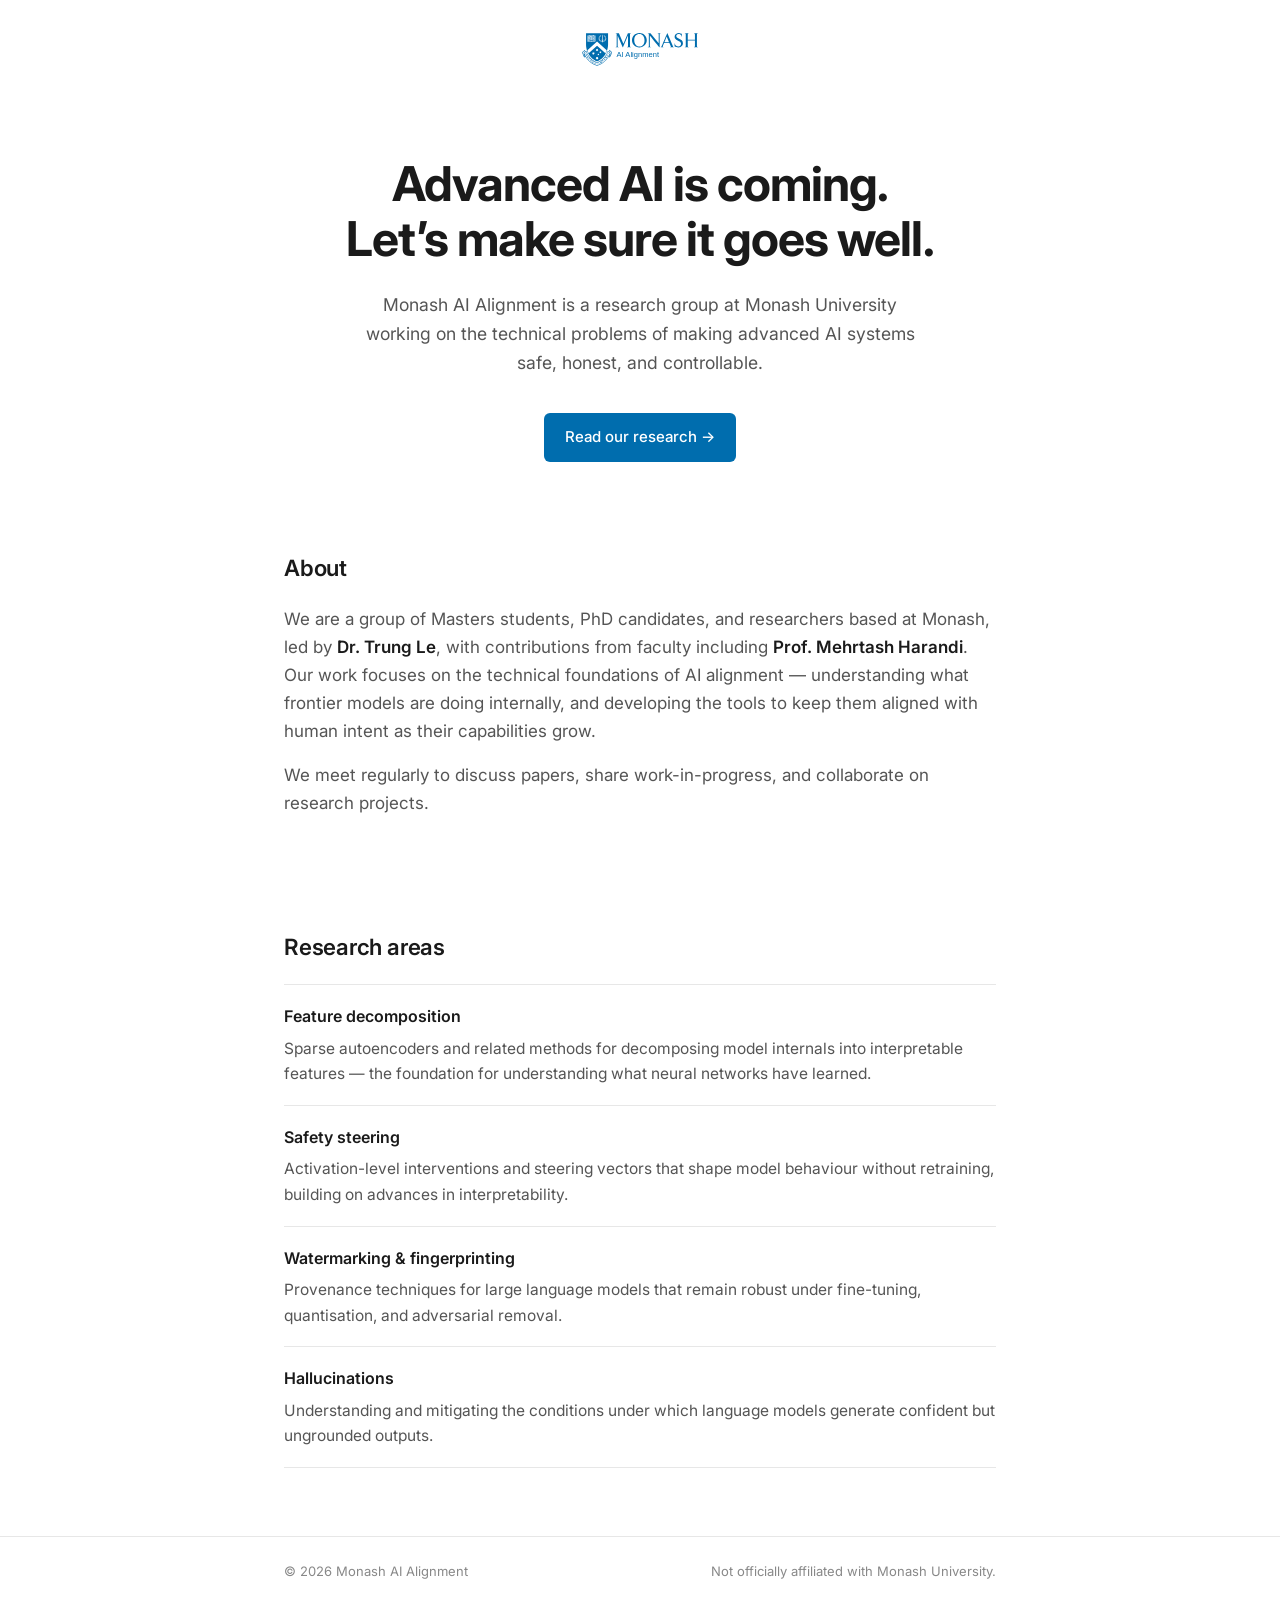
<file: index.html>
<!doctype html>
<html lang="en">
<head>
  <meta charset="utf-8" />
  <meta name="viewport" content="width=device-width, initial-scale=1" />
  <title>Monash AI Alignment</title>
  <meta name="description" content="A research group at Monash University working on technical AI alignment and safety." />
  <link rel="icon" type="image/x-icon" href="assets/favicon.ico" />
  <link rel="icon" type="image/png" sizes="16x16" href="assets/favicon-16.png" />
  <link rel="icon" type="image/png" sizes="32x32" href="assets/favicon-32.png" />
  <link rel="icon" type="image/png" sizes="192x192" href="assets/favicon-192.png" />
  <link rel="apple-touch-icon" sizes="180x180" href="assets/apple-touch-icon.png" />
  <link rel="preconnect" href="https://fonts.googleapis.com" />
  <link rel="preconnect" href="https://fonts.gstatic.com" crossorigin />
  <link href="https://fonts.googleapis.com/css2?family=Inter:wght@400;500;600;700&display=swap" rel="stylesheet" />
  <link rel="stylesheet" href="styles.css" />
</head>
<body>
  <header class="nav">
    <a class="brand" href="/" aria-label="Monash AI Alignment">
      <img src="assets/logo-blue.svg" alt="Monash AI Alignment" />
    </a>
  </header>

  <main>
    <section class="hero">
      <h1>
        Advanced AI is coming.<br />
        Let&rsquo;s make sure it goes well.
      </h1>
      <p class="lede">
        Monash AI Alignment is a research group at Monash University working on
        the technical problems of making advanced AI systems safe, honest, and
        controllable.
      </p>
      <div class="cta-row">
        <a class="btn primary" href="/research">Read our research &rarr;</a>
      </div>
    </section>

    <section id="about" class="section">
      <h2>About</h2>
      <p>
        We are a group of Masters students, PhD candidates, and researchers
        based at Monash, led by <strong>Dr.&nbsp;Trung Le</strong>, with
        contributions from faculty including <strong>Prof.&nbsp;Mehrtash Harandi</strong>.
        Our work focuses on the technical foundations of AI alignment &mdash;
        understanding what frontier models are doing internally, and developing
        the tools to keep them aligned with human intent as their capabilities
        grow.
      </p>
      <p>
        We meet regularly to discuss papers, share work-in-progress, and
        collaborate on research projects.
      </p>
    </section>

    <section id="research" class="section">
      <h2>Research areas</h2>
      <ul class="areas">
        <li>
          <h3>Feature decomposition</h3>
          <p>
            Sparse autoencoders and related methods for decomposing model
            internals into interpretable features &mdash; the foundation for
            understanding what neural networks have learned.
          </p>
        </li>
        <li>
          <h3>Safety steering</h3>
          <p>
            Activation-level interventions and steering vectors that shape model
            behaviour without retraining, building on advances in
            interpretability.
          </p>
        </li>
        <li>
          <h3>Watermarking &amp; fingerprinting</h3>
          <p>
            Provenance techniques for large language models that remain robust
            under fine-tuning, quantisation, and adversarial removal.
          </p>
        </li>
        <li>
          <h3>Hallucinations</h3>
          <p>
            Understanding and mitigating the conditions under which language
            models generate confident but ungrounded outputs.
          </p>
        </li>
      </ul>
    </section>
  </main>

  <footer>
    <div class="foot-row">
      <p>&copy; <span id="year"></span> Monash AI Alignment</p>
      <p class="muted">Not officially affiliated with Monash University.</p>
    </div>
  </footer>

  <script>
    document.getElementById('year').textContent = new Date().getFullYear();
  </script>
</body>
</html>
</file>
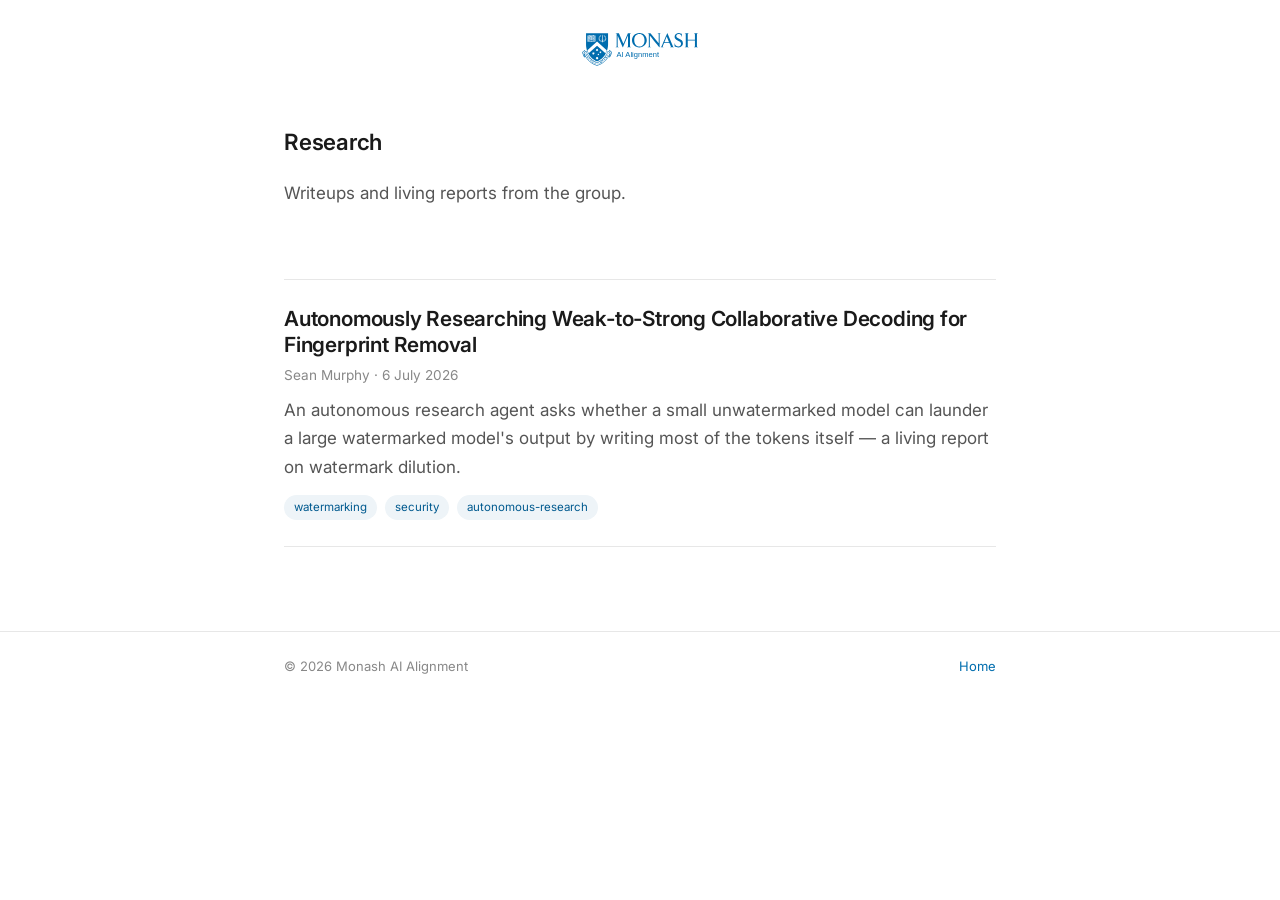
<file: research/index.html>
<!doctype html>
<html lang="en">
<head>
  <meta charset="utf-8" />
  <meta name="viewport" content="width=device-width, initial-scale=1" />
  <title>Research — Monash AI Alignment</title>
  <meta name="description" content="Research writeups and living reports from Monash AI Alignment." />
  <link rel="icon" type="image/x-icon" href="/assets/favicon.ico" />
  <link rel="preconnect" href="https://fonts.googleapis.com" />
  <link rel="preconnect" href="https://fonts.gstatic.com" crossorigin />
  <link href="https://fonts.googleapis.com/css2?family=Inter:wght@400;500;600;700&display=swap" rel="stylesheet" />
  <link rel="stylesheet" href="/styles.css" />
  <style>
    .posts { max-width: var(--maxw); margin: 0 auto; padding: 8px 24px 64px; list-style: none; }
    .post-card { display: block; padding: 26px 0; border-top: 1px solid var(--border); text-decoration: none; color: inherit; }
    .post-card:last-child { border-bottom: 1px solid var(--border); }
    .post-card:hover { text-decoration: none; }
    .post-card:hover .post-title { color: var(--accent); }
    .post-title { font-size: 1.3rem; font-weight: 600; margin: 0 0 6px; color: var(--text); letter-spacing: -0.01em; line-height: 1.25; }
    .post-meta { font-size: 0.85rem; color: var(--text-mute); margin: 0 0 10px; }
    .post-summary { margin: 0 0 14px; color: var(--text-dim); }
    .tags { display: flex; gap: 8px; flex-wrap: wrap; }
    .tag { font-size: 0.72rem; padding: 3px 10px; border-radius: 999px; background: #eef4f8; color: var(--accent-dark); }
    .posts .empty { color: var(--text-mute); padding: 26px 0; border-top: 1px solid var(--border); }
  </style>
</head>
<body>
  <header class="nav">
    <a class="brand" href="/" aria-label="Monash AI Alignment"><img src="/assets/logo-blue.svg" alt="Monash AI Alignment" /></a>
  </header>
  <main>
    <section class="section">
      <h2>Research</h2>
      <p>Writeups and living reports from the group.</p>
    </section>
    <ul class="posts" id="posts"><li class="empty">Loading…</li></ul>
  </main>
  <footer>
    <div class="foot-row">
      <p>&copy; <span id="year"></span> Monash AI Alignment</p>
      <p class="muted"><a href="/">Home</a></p>
    </div>
  </footer>
  <script>
    const yEl = document.getElementById("year"); if (yEl) yEl.textContent = new Date().getFullYear();
    const fmtDate = iso => new Date(iso + "T00:00:00").toLocaleDateString("en-AU", { year: "numeric", month: "short", day: "numeric" });
    (async function render() {
      const list = document.getElementById("posts");
      try {
        const res = await fetch("/research/index.json", { cache: "no-store" });
        const data = await res.json();
        const posts = (data.posts || [])
          .filter(p => p.status !== "draft")
          .sort((a, b) => String(b.date).localeCompare(String(a.date)));
        if (!posts.length) { list.innerHTML = '<li class="empty">No posts yet.</li>'; return; }
        list.textContent = "";
        for (const p of posts) {
          const card = document.createElement("a");
          card.className = "post-card";
          card.href = "/research/" + p.slug;
          const h = document.createElement("h3"); h.className = "post-title"; h.textContent = p.title;
          const meta = document.createElement("p"); meta.className = "post-meta";
          meta.textContent = (p.authors || []).join(", ") + (p.date ? " · " + fmtDate(p.date) : "");
          const sum = document.createElement("p"); sum.className = "post-summary"; sum.textContent = p.summary || "";
          const tags = document.createElement("div"); tags.className = "tags";
          for (const t of (p.tags || [])) { const s = document.createElement("span"); s.className = "tag"; s.textContent = t; tags.appendChild(s); }
          card.append(h, meta, sum, tags);
          list.appendChild(card);
        }
      } catch (e) {
        list.innerHTML = '<li class="empty">Could not load posts.</li>';
      }
    })();
  </script>
</body>
</html>
</file>
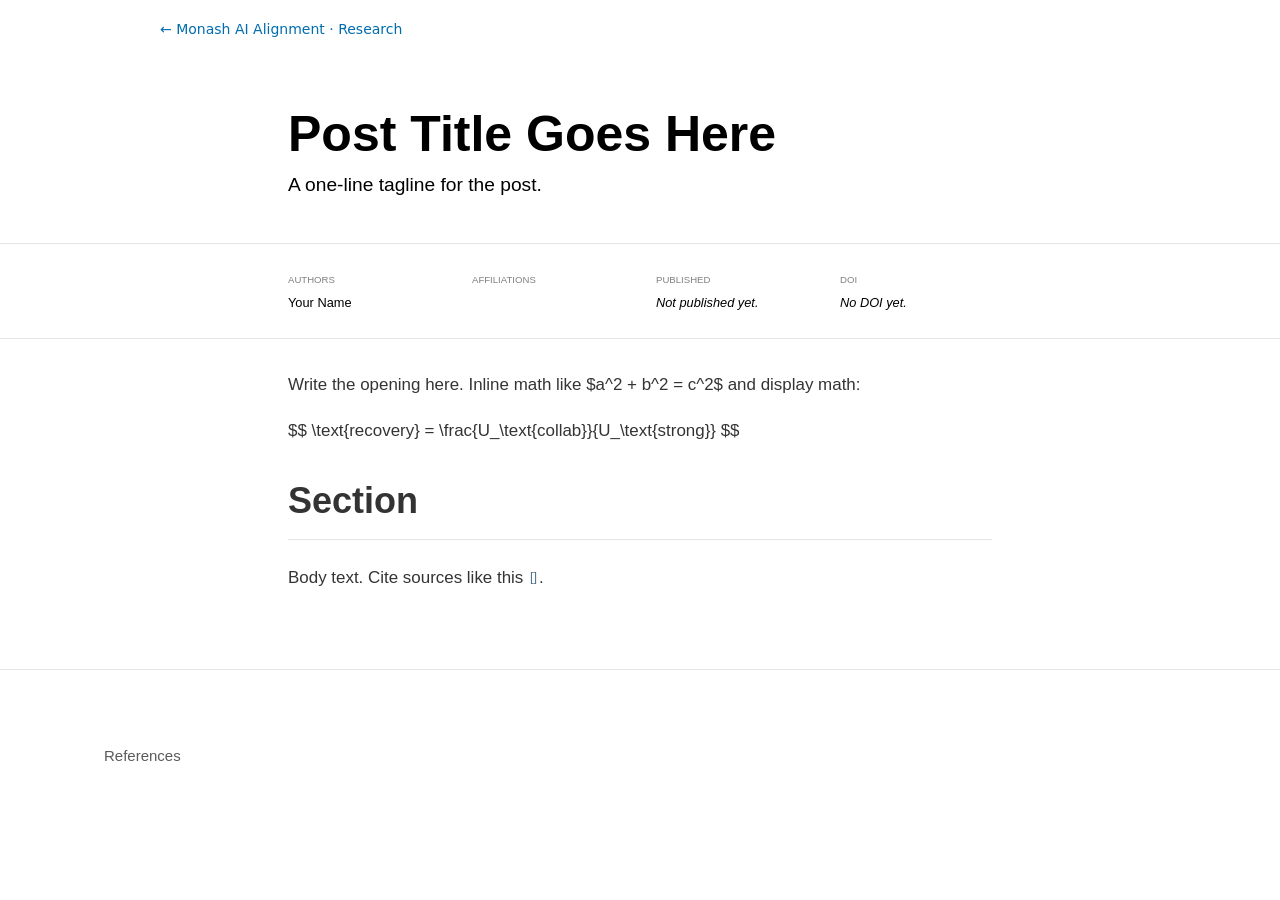
<file: research/_template.html>
<!doctype html>
<!--
  HOW TO ADD A RESEARCH POST
  1. Copy this file:  cp research/_template.html research/<slug>.html
  2. Fill in every EDIT marker below (title, authors, abstract, body, bibliography).
  3. Add an entry for the post to research/index.json:
       { "slug": "<slug>", "title": "...", "authors": ["..."], "date": "YYYY-MM-DD",
         "summary": "one-two sentences", "tags": ["..."], "status": "live" }
  4. Commit + push. It goes live at /research/<slug> and appears on /research.
  Distill docs: https://distill.pub/guide/  ·  Math is KaTeX ($…$ / $$…$$). Citations use <d-cite key="...">.
-->
<html>
<head>
  <meta charset="utf-8" />
  <meta name="viewport" content="width=device-width, initial-scale=1" />
  <link rel="icon" type="image/x-icon" href="/assets/favicon.ico" />
  <!-- EDIT: page <title> -->
  <title>Post Title Goes Here — Monash AI Alignment</title>
  <script src="/assets/distill.template.v2.js"></script>
</head>
<body>
  <!-- Monash header bar (keep) -->
  <div style="max-width:960px;margin:0 auto;padding:16px 24px 0;font-family:'Inter',system-ui,sans-serif">
    <a href="/research" style="color:#006dae;text-decoration:none;font-size:14px">← Monash AI Alignment · Research</a>
  </div>

  <d-front-matter>
    <!-- NOTE: keep the katex "delimiters" order below as $$ before $ — auto-render walks this
         array in sequence, so a single-$ entry listed first would consume the two adjacent $
         characters of every $$..$$ block as two empty math spans (raw TeX left unrendered). -->
    <script type="text/json">{
      "title": "Post Title Goes Here",
      "description": "One-sentence description for previews.",
      "authors": [ { "author": "Your Name", "authorURL": "" } ],
      "katex": { "delimiters": [ {"left": "$$", "right": "$$", "display": true}, {"left": "$", "right": "$", "display": false} ] }
    }</script>
  </d-front-matter>

  <d-title>
    <!-- EDIT: title + one-line tagline -->
    <h1>Post Title Goes Here</h1>
    <p>A one-line tagline for the post.</p>
  </d-title>

  <d-byline></d-byline>

  <d-article>
    <!-- EDIT: abstract / intro -->
    <p>Write the opening here. Inline math like $a^2 + b^2 = c^2$ and display math:</p>
    $$ \text{recovery} = \frac{U_\text{collab}}{U_\text{strong}} $$

    <h2>Section</h2>
    <p>Body text. Cite sources like this <d-cite key="example2020"></d-cite>.</p>
  </d-article>

  <d-appendix>
    <h3>References</h3>
    <d-bibliography></d-bibliography>
  </d-appendix>

  <!-- EDIT: bibliography — MUST be type="text/bibtex" -->
  <script type="text/bibtex">
    @article{example2020,
      title={An example reference},
      author={Doe, Jane},
      journal={Journal of Examples},
      year={2020}
    }
  </script>
</body>
</html>
</file>
<file: styles.css>
:root {
  --bg: #ffffff;
  --text: #1a1a1a;
  --text-dim: #555;
  --text-mute: #888;
  --border: #e7e7e7;
  --accent: #006dae;        /* Monash blue */
  --accent-dark: #005a8f;
  --maxw: 760px;
  --font-sans: 'Inter', system-ui, -apple-system, Segoe UI, Roboto, sans-serif;
}

* { box-sizing: border-box; }
html, body { margin: 0; padding: 0; }
body {
  background: var(--bg);
  color: var(--text);
  font-family: var(--font-sans);
  font-size: 17px;
  line-height: 1.65;
  -webkit-font-smoothing: antialiased;
}

a { color: var(--accent); text-decoration: none; }
a:hover { color: var(--accent-dark); text-decoration: underline; }

/* ---------- Nav ---------- */
.nav {
  max-width: var(--maxw);
  margin: 0 auto;
  padding: 32px 24px 8px;
  display: flex;
  justify-content: center;
  align-items: center;
}
.brand img {
  height: 36px;
  display: block;
}

/* ---------- Hero ---------- */
.hero {
  max-width: var(--maxw);
  margin: 0 auto;
  padding: 80px 24px 40px;
  text-align: center;
}
.hero h1 {
  font-size: clamp(2rem, 5vw, 3rem);
  font-weight: 700;
  letter-spacing: -0.02em;
  line-height: 1.15;
  margin: 0 0 24px;
  color: var(--text);
}
.lede {
  max-width: 560px;
  margin: 0 auto 36px;
  font-size: 1.1rem;
  color: var(--text-dim);
}
.cta-row {
  display: flex;
  gap: 12px;
  justify-content: center;
  flex-wrap: wrap;
}

/* ---------- Buttons ---------- */
.btn {
  display: inline-flex;
  align-items: center;
  gap: 6px;
  padding: 11px 20px;
  border-radius: 6px;
  font-size: 15px;
  font-weight: 500;
  text-decoration: none;
  border: 1px solid transparent;
  transition: background 0.15s ease, border-color 0.15s ease, color 0.15s ease;
}
.btn.primary {
  background: var(--accent);
  color: #fff;
}
.btn.primary:hover {
  background: var(--accent-dark);
  color: #fff;
  text-decoration: none;
}
.btn.ghost {
  background: transparent;
  color: var(--text);
  border-color: var(--border);
}
.btn.ghost:hover {
  border-color: var(--accent);
  color: var(--accent);
  text-decoration: none;
}

/* ---------- Sections ---------- */
.section {
  max-width: var(--maxw);
  margin: 0 auto;
  padding: 48px 24px;
}
.section h2 {
  font-size: 1.4rem;
  font-weight: 600;
  letter-spacing: -0.01em;
  margin: 0 0 18px;
  color: var(--text);
}
.section p {
  margin: 0 0 16px;
  color: var(--text-dim);
}
.section p strong {
  color: var(--text);
  font-weight: 600;
}

/* ---------- Research areas ---------- */
.areas {
  list-style: none;
  padding: 0;
  margin: 0;
}
.areas li {
  padding: 18px 0;
  border-top: 1px solid var(--border);
}
.areas li:last-child { border-bottom: 1px solid var(--border); }
.areas h3 {
  margin: 0 0 6px;
  font-size: 1rem;
  font-weight: 600;
  color: var(--text);
}
.areas p {
  margin: 0;
  color: var(--text-dim);
  font-size: 0.97rem;
}

/* ---------- Footer ---------- */
footer {
  border-top: 1px solid var(--border);
  margin-top: 20px;
}
.foot-row {
  max-width: var(--maxw);
  margin: 0 auto;
  padding: 24px;
  display: flex;
  justify-content: space-between;
  align-items: center;
  gap: 16px;
  flex-wrap: wrap;
}
.foot-row p { margin: 0; font-size: 13px; color: var(--text-mute); }
.foot-row .muted { color: var(--text-mute); }

@media (max-width: 540px) {
  .foot-row { justify-content: center; text-align: center; }
}
</file>
